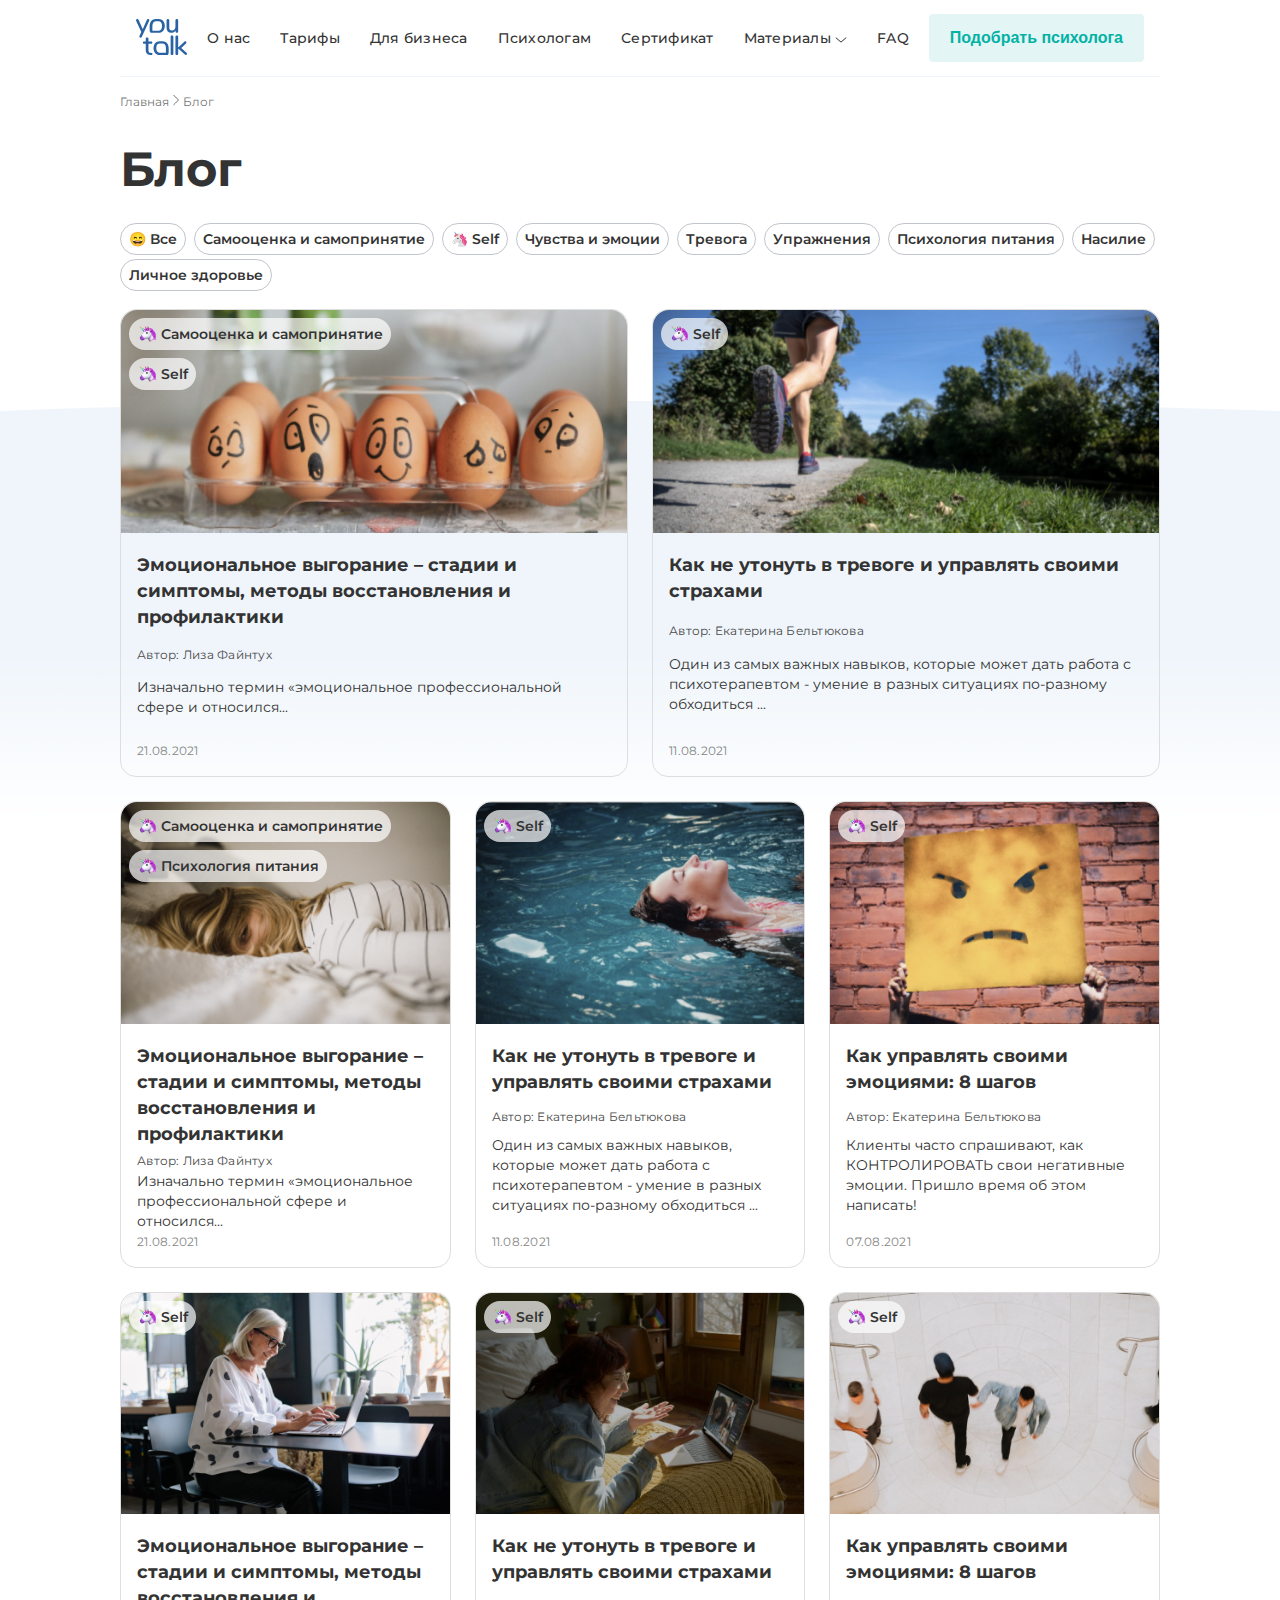
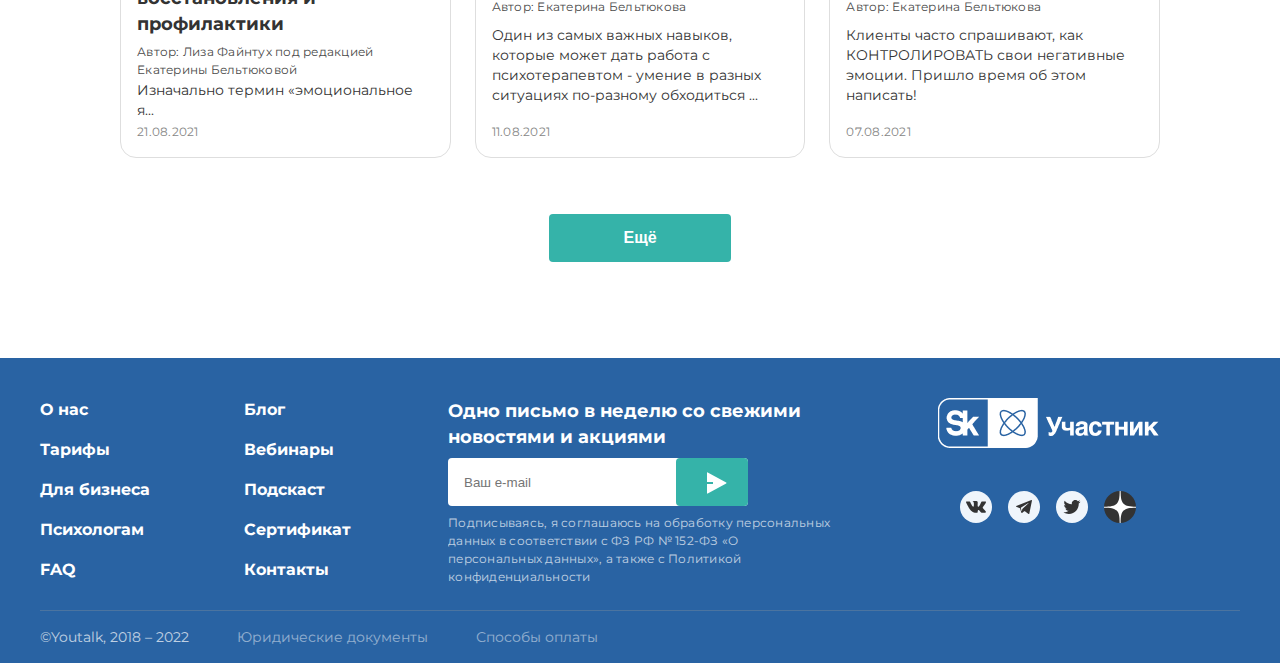
<file: index.html>
<!DOCTYPE html>
<html lang="en">
<head>
  <meta charset="UTF-8">
  <meta http-equiv="X-UA-Compatible" content="IE=edge">
  <meta name="viewport" content="width=device-width, initial-scale=1.0">
 <link rel="stylesheet" href="css/reset.css">
  <link rel="stylesheet" href="css/fonts.css">
  <link rel="stylesheet" href="css/style.css">
  <title>Психолог онлайн</title>
</head>
<body>
  <img class="background-img" src="img/background-img.png" alt="">
  <div class="wrapper">
    <header class="header">
      <div class="header-container">
        <div class="header__logo">
          <a href="#">
            <img src="img/logo.svg" alt="site logotip">
          </a>
        </div> 
        <nav class="header__nav">
          <ul class="header__links">
            <li class="header__link"><a class="header__link_text" href="#">О нас</a></li>
            <li class="header__link"><a class="header__link_text" href="#">Тарифы</a></li>
            <li class="header__link"><a class="header__link_text" href="#">Для бизнеса</a></li>
            <li class="header__link"><a class="header__link_text" href="#">Психологам</a></li>
            <li class="header__link"><a class="header__link_text" href="#">Сертификат</a></li>
            <li class="header__link">
             <a class="header__link_text" href="#">Материалы
                <img src="img/arrow-orizontal.svg" alt="arrow">
             </a>
            </li>
            <li class="header__link"><a class="header__link_text" href="#">FAQ</a></li>
          </ul>
        </nav>
        <button class="header__button">Подобрать психолога</button>
        <button class="header__burger">
          <img src="img/burger.svg" alt="burger menu"> 
        </button>
      </div>
    </header>
    <div class="navigation">
      <a class="navigation__item" href="#">Главная</a>
      <img src="img/arrow-vertical.svg" alt="">
      <a class="navigation__item" href="#">Блог</a>
    </div>
    <section class="main">
      <h1 class="blog__title">Блог</h1>
      <nav class="blog__nav">
          <ul class="blog__content">
            <li><a class="blog__content_link" href="#">&#128516; Все</a></li>
            <li><a class="blog__content_link" href="#">Самооценка и самопринятие</a></li>
            <li><a class="blog__content_link" href="#">&#x1F984; Self</a></li>
            <li><a class="blog__content_link" href="#">Чувства и эмоции</a></li>
            <li><a class="blog__content_link" href="#">Тревога</a></li>
            <li><a class="blog__content_link" href="#">Упражнения</a></li>
            <li><a class="blog__content_link" href="#">Психология питания</a></li>
            <li><a class="blog__content_link" href="#">Насилие</a></li>
            <li><a class="blog__content_link" href="#">Личное здоровье</a></li>
          </ul>
      </nav>
      <div class="blog__container">
        <div class="blog__articles">
          <div class="big-wrapper">
            <article class="blog__article">     
              <a class="article__link" href="#">
                <ul class="blog__theme">
                  <li class="blog__theme-selector"><img src="img/unicorn.svg" alt="">Самооценка и самопринятие</li>
                  <li class="blog__theme-selector"><img src="img/unicorn.svg" alt="">Self</li>
                </ul> 
                <img class="article__image" src="img/blog_large_img1.png" alt="article image  eggs">
                <div class="article__card">
                  <h4 class="article__title">Эмоциональное выгорание – стадии и симптомы, методы восстановления и профилактики</h4>
                  <p class="article__author">Автор: Лиза Файнтух</p>
                  <p class="article__text">Изначально термин «эмоциональное профессиональной сфере и относился...</p>
                  <p class="date">21.08.2021</p>
                </div>   
              </a>
            </article>
            <article class="blog__article">
              <a class="article__link" href="article.html">
                <ul class="blog__theme">
                  <li class="blog__theme-selector"><img src="img/unicorn.svg" alt="">Self</li>
                </ul> 
                <img class="article__image" src="img/blog_large_img2.png" alt="article image woman running">
                <div class="article__card">
                  <h4 class="article__title">Как не утонуть в тревоге и управлять своими страхами</h4>
                  <p class="article__author">Автор: Екатерина Бельтюкова</p>
                  <p class="article__text">Один из самых важных навыков, которые может дать работа с психотерапевтом - умение в разных ситуациях по-разному обходиться ...</p>
                  <p class="date">11.08.2021</p>
                </div>
              </a>
            </article>
          </div>
          <div class="small-wrapper">
            <article class="blog__article">
              <a class="article__link" href="#">
                <ul class="blog__theme">
                  <li class="blog__theme-selector"><img src="img/unicorn.svg" alt="">Самооценка и самопринятие</li>
                  <li class="blog__theme-selector"><img src="img/unicorn.svg" alt="">Психология питания</li>
                </ul> 
                <img class="article__image" src="img/blog_min_img1.png" alt="article image">
                <div class="article__card">
                  <h4 class="article__title">Эмоциональное выгорание – стадии и симптомы, методы восстановления и профилактики</h4>
                  <p class="article__author">Автор: Лиза Файнтух</p>
                  <p class="article__text">Изначально термин «эмоциональное профессиональной сфере и относился...</p>
                  <p class="date">21.08.2021</p>
                </div>
              </a>
            </article>
            <article class="blog__article">
              <a class="article__link" href="#">
                <ul class="blog__theme">
                  <li class="blog__theme-selector"><img src="img/unicorn.svg" alt="">Self</li>
                </ul> 
                <img class="article__image" src="img/blog_min_img2.png" alt="article image">
                <div class="article__card">
                  <h4 class="article__title">Как не утонуть в тревоге и управлять своими страхами</h4>
                  <p class="article__author">Автор: Екатерина Бельтюкова</p>
                  <p class="article__text">Один из самых важных навыков, которые может дать работа с психотерапевтом - умение в разных ситуациях по-разному обходиться ...</p>
                  <p class="date">11.08.2021</p>
                </div>
              </a>
            </article>
            <article class="blog__article">
              <a class="article__link" href="#">
                <ul class="blog__theme">
                  <li class="blog__theme-selector"><img src="img/unicorn.svg" alt="">Self</li>
                </ul> 
                <img class="article__image" src="img/blog_min_img3.png" alt="article image">
                <div class="article__card">
                  <h4 class="article__title">Как управлять своими эмоциями: 8 шагов</h4>
                  <p class="article__author">Автор: Екатерина Бельтюкова</p>
                  <p class="article__text">Клиенты часто спрашивают, как КОНТРОЛИРОВАТЬ свои негативные эмоции. Пришло время об этом написать!</p>
                  <p class="date">07.08.2021</p> 
                </div>
              </a> 
            </article>
            <article class="blog__article">
              <a class="article__link" href="#">
                <ul class="blog__theme">
                  <li class="blog__theme-selector"><img src="img/unicorn.svg" alt="">Self</li>
                </ul> 
                <img class="article__image" src="img/blog_min_img4.png" alt="article image">
                <div class="article__card">
                  <h4 class="article__title">Эмоциональное выгорание – стадии и симптомы, методы восстановления и профилактики</h4>
                  <p class="article__author">Автор: Лиза Файнтух под редакцией Екатерины Бельтюковой</p>
                  <p class="article__text">Изначально термин «эмоциональное я...</p>
                  <p class="date">21.08.2021</p>
                </div>
              </a>
            </article>
            <article class="blog__article">
              <a class="article__link" href="#">
                <ul class="blog__theme">
                  <li class="blog__theme-selector"><img src="img/unicorn.svg" alt="">Self</li>
                </ul> 
                <img class="article__image" src="img/blog_min_img5.png" alt="article image">
                <div class="article__card">
                  <h4 class="article__title">Как не утонуть в тревоге и управлять своими страхами</h4>
                  <p class="article__author">Автор: Екатерина Бельтюкова</p>
                  <p class="article__text">Один из самых важных навыков, которые может дать работа с психотерапевтом - умение в разных ситуациях по-разному обходиться ...</p>
                  <p class="date">11.08.2021</p> 
                </div>
              </a>
            </article>
            <article class="blog__article">
              <a class="article__link" href="#">
                <ul class="blog__theme">
                  <li class="blog__theme-selector"><img src="img/unicorn.svg" alt="">Self</li>
                </ul> 
                <img class="article__image" src="img/blog_min_img6.png" alt="article image">
                <div class="article__card">
                  <h4 class="article__title">Как управлять своими эмоциями: 8 шагов</h4>
                  <p class="article__author">Автор: Екатерина Бельтюкова</p>
                  <p class="article__text">Клиенты часто спрашивают, как КОНТРОЛИРОВАТЬ свои негативные эмоции. Пришло время об этом написать!</p>
                  <p class="date">07.08.2021</p>  
                </div>
              </a>
            </article>
          </div>     
        </div>
      </div>
      <div class="button-wrapper">
        <button class="button button_blog">Ещё</button>
      </div>
    </section>
  </div>   
  <footer class="footer">
    <div class="footer-wrapper">
      <div class="footer-grid">
        <div class="footer__nav">
          <ul class="footer__nav_list">
            <li><a class="footer__nav_item" href="#">О нас</a></li>
            <li><a class="footer__nav_item" href="#">Тарифы</a></li>
            <li><a class="footer__nav_item" href="#">Для бизнеса</a></li>
            <li><a class="footer__nav_item" href="#">Психологам</a></li>
            <li><a class="footer__nav_item" href="#">FAQ</a></li>
          </ul>
          <ul class="footer__nav_list">
            <li><a class="footer__nav_item" href="#">Блог</a></li>
            <li><a class="footer__nav_item" href="#">Вебинары</a></li>
            <li><a class="footer__nav_item" href="#">Подскаст</a></li>
            <li><a class="footer__nav_item" href="#">Сертификат</a></li>
            <li><a class="footer__nav_item" href="#">Контакты</a></li>
          </ul>
        </div>
        <div class="footer__subscribe">
          <h4 class="footer__subscribe_title">Одно письмо в неделю со свежими новостями и акциями</h4>
          <form class="subscription">
            <input class="footer__subscribe_mail" type="email" placeholder="Ваш e-mail">
            <button class="button footer__subscribe_button" type="button">
              <img src="img/mail-svg.svg" alt="">
            </button>
          </form>
          <p class="footer__subscribe_data">Подписываясь, я соглашаюсь на обработку персональных данных в соответствии с ФЗ РФ № 152-ФЗ «О персональных данных», а также с Политикой конфиденциальности</p>
        </div>
        <div class="footer__social">
          <a href="#">
            <img src="img/sk.png" alt="sk site logo">
          </a>
          <ul class="social__list">
            <li>
              <a href="#">
                <img src="img/VK.svg" alt="vkontakte logo">
              </a>
            </li>
            <li>
              <a href="#">
                <img src="img/Telegram.svg" alt="telegram logo">
              </a>
            </li>
            <li>
              <a href="#">
                <img src="img/twitter.svg" alt="twitter logo">
              </a>
            </li>
            <li>
              <a href="#">
                <img src="img/dzen.svg" alt="dzen logo">
              </a>
            </li>
          </ul> 
        </div>
      </div>
      <div class="footer__copy-right">
        <p>©Youtalk, 2018 – 2022</p>
        <a href="#">Юридические документы</a>
        <a href="#">Способы оплаты</a>
      </div>
    </div>
  </footer>
</body>
</html>
</file>
<file: css/fonts.css>
@font-face {
  font-family: 'Montserrat';
  src: url('../fonts/Montserrat-Medium.woff') format('woff2'),
      url('../fonts/Montserrat-Medium.woff') format('woff');
  font-weight: 500;
  font-style: normal;
  font-display: swap;
}

@font-face {
  font-family: 'Montserrat';
  src: url('../fonts/Montserrat-SemiBold.woff2') format('woff2'),
      url('../fonts/Montserrat-SemiBold.woff') format('woff');
  font-weight: 600;
  font-style: normal;
  font-display: swap;
}

@font-face {
  font-family: 'Montserrat';
  src: url('../fonts/Montserrat-Bold.woff2') format('woff2'),
      url('../fonts/Montserrat-Bold.woff') format('woff');
  font-weight: bold;
  font-style: normal;
  font-display: swap;
}

@font-face {
  font-family: 'Montserrat';
  src: url('../fonts/Montserrat-Regular.woff2') format('woff2'),
      url('../fonts/Montserrat-Regular.woff') format('woff');
  font-weight: normal;
  font-style: normal;
  font-display: swap;
}

@font-face {
  font-family: 'Open Sans';
  src: url('../fonts/OpenSans-Regular.woff2') format('woff2'),
      url('../fonts/OpenSans-Regular.woff') format('woff');
  font-weight: normal;
  font-style: normal;
  font-display: swap;
}
</file>
<file: css/style.css>
body {
  font-family: Montserrat,sans-serif;
  position: relative;
  z-index: 1;
}

.background-img {
  position: absolute;
  z-index: 0;
  width: 100%;
  padding-top: 401px;
}

.wrapper{
  max-width: 1440px;
  margin: auto;
  padding: 0 120px;
  position: relative;
  
}

*,
:after, 
:before {
  box-sizing: border-box;
}

a, button {
  cursor: pointer;
}

.header {
  border-bottom: 1px solid #EFF5FB;
  padding: 14px 16px;
}

.header-container {
  display: flex;
  flex-wrap: wrap;
  justify-content: space-between;
  align-items: center;
  margin: auto;
}

.header__nav {
  font-style: normal;
  font-weight: 500;
  font-size: 14px;
  text-align: center;
  letter-spacing: 0.25px;
  padding: 0 10px;
}

.header__links {
  display: flex;
  flex-direction: row;
  align-items: space-between;
  list-style: none;
  gap: 30px;
}

.header__link_text {
  color: #333333;
  text-decoration: none;
  transition: all 0.3s;
}

.header__link_text:hover {
  color:#03B2A5;
}

.header__button {
  background: #E3F5F5;
  font-weight: 700;
  font-size: 16px;
  color: #03B2A5;
  border: 1px solid #e3f5f5;
  border-radius: 4px;
  padding: 14px 20px;
  display: block;
  transition: all .3s;
}

.header__button:hover {
  background: #c0ecec;
}

.header__button:active {
  background: #77c4c4;
}

.header__burger {
  display: none;
  border: none;
  background: transparent;
}

.navigation {
  margin: auto;
  padding-top: 16px;
}

.navigation__item {
  color: rgba(51, 51, 51, 0.7);
  font-style: normal;
  font-weight: 400;
  font-size: 12px;
  line-height: 18px;
  text-decoration: none;
}

.navigation__item:not(:last-child):hover {
  text-decoration: underline;
  color: #2963A3;
}

.blog {
  margin: auto;
}

.blog__title {
  font-weight: 700;
  font-size: 48px;
  line-height: 56px;
  color: #333333;
  margin-bottom: 32px;
  padding-top: 30px;
 }

.blog__content {
  margin-bottom: 24px;
  display: flex;
  flex-flow: row wrap;
  gap: 1em 8px;
}

.blog__content_link {
  font-weight: 600;
  font-size: 14px;
  line-height: 20px;
  color: #333333;
  text-decoration: none;
  border: 1px solid #C1C5CD;
  border-radius: 24px;
  padding: 6px 8px;
  gap: 8px;
}

.blog__content_link:focus {
  border: 2px solid #16C8BB;
  background: #e7f7f6;
}

.big-wrapper {
  display: grid;
  grid-template-columns: repeat(auto-fit, minmax(468px, 1fr));
  grid-gap: 24px;
  margin-bottom: 24px;
}
 
.small-wrapper {
  display: grid;
  grid-template-columns: repeat(auto-fit, minmax(300px, 1fr));
  grid-gap: 24px;
}

.blog__articles {
  gap: 24px;
  margin: auto;
}

.blog__article {
 /*  gap: 8px; */
  position: relative;
  border: solid 1px #DEDEDE;
  border-radius: 16px;
  display: grid;
}

.article__link {
  text-decoration: none;
  font-style: normal;
  position: relative;
}

.article__image {
  width: 100%;
  object-fit: cover;
  border-top-left-radius: 16px;
  border-top-right-radius: 16px;
}

.article__card {
  padding: 16px;
  min-height: 240px;
  display: grid;
}

.article__title {
  font-weight: 700;
  font-size: 18px;
  line-height: 26px;
  color: #333333;
  margin-bottom: 4px;
  transition: all .2s;
}

.article__title:hover {
  color: #03B2A5;
}

.article__author {
  font-weight: 400;
  font-size: 12px;
  line-height: 18px;
  letter-spacing: 0.25px;
  color: #494949;
  margin-bottom: 0;
}

.article__text {
  font-weight: 400;
  font-size: 14px;
  line-height: 20px;
  color: #333333;
}

.date {
  font-weight: 400;
  font-size: 12px;
  line-height: 18px;
  letter-spacing: 0.25px;
  color: #868686;
  margin-top: auto;
}

.blog__theme {
  display: flex;
  flex-direction: column;
  list-style: none;
  position: absolute;
  z-index: 1;
  font-weight: 600;
  font-size: 14px;
  line-height: 20px;
  gap: 8px;
  margin: 8px;
}

 .blog__theme-selector {
  background: rgba(255, 255, 255, 0.7);
  border-radius: 24px;
  width: fit-content;
  padding: 6px 8px 6px 9px;
  font-weight: 600;
  font-size: 14px;
  line-height: 20px;
  display: flex;
  color: #333333;
  text-decoration: none;
}
 
 .blog__theme-selector img{
  padding-right: 5px;
 }

 .button {
  background: #35B3A9;
  border-radius: 4px;
  font-weight: 700;
  font-size: 16px;
  line-height: 24px;
  color: #FFFFFF;
  border: #03B2A5;
  text-align: center;
  transition: all 0.3s;
}

.button:hover {
  background: #3f8883;
}

.button:active {
  background: #0d5a55;
  border: #02948a;
}

.button-wrapper {
  text-align: center;
  padding: 56px 0 96px;
}

.button_blog {
  min-width: 182px;
  padding: 12px 72px;
}

.footer {
  padding: 40px 0px 0px;
  background: rgb(41, 99, 163);
}

.footer-wrapper {
  padding-left: 12px;
  padding-right: 12px;
  margin: 0px auto;
  max-width: 1224px;
}

.footer-grid {
  display: grid;
  grid-template-columns: repeat(auto-fit, minmax(300px, 1fr));
  gap: 24px;
  border-bottom: 1px solid rgba(157, 157, 157, 0.3);
  padding-bottom: 24px;
}

.footer__nav {
  display: grid;
  grid-template-columns: 1fr 1fr;
  gap: 24px;
}

.footer__nav_list {
  display: flex;
  flex-direction: column;
  gap: 16px;
}

.footer__nav_item {
  font-style: normal;
  font-weight: 700;
  font-size: 16px;
  line-height: 24px;
  color: #FFFFFF;
  text-decoration: none;
}

.footer__subscribe {
  display: flex;
  flex-direction: column;
  align-items: flex-start;
  gap: 8px;
}

.footer__subscribe_title {
  font-style: normal;
  font-weight: 700;
  font-size: 18px;
  line-height: 26px;
  color: #FFFFFF;
}

.subscription {
  position: relative;
  text-align: end;
  
}
.footer__subscribe_button {
  position: absolute;
  width: 72px;
  height: 48px;
  overflow: visible;
  right: 0;
  top: 0;
  padding: 13.35px 13.35px 13.35px 23px;
}

.footer__subscribe_mail {
  width: 300px;
  height: 48px;
  background: #FFFFFF;
  border: 1px solid rgba(157, 157, 157, 0.2);
  border-radius: 4px;
  border: none;
  outline: none;
  display: block;
  padding: 14px 80px 14px 16px;
}

.footer__subscribe_data {
  font-size: 12px;
  line-height: 18px;
  letter-spacing: 0.25px;
  color: #FFFFFF;
  opacity: 0.7;
  
}

.footer__social {
  display: flex;
  align-items: center;
  flex-direction: column;
  gap: 40px;
}

.social__list {
  display: flex;
  flex-direction: row;
  gap: 16px;
}

.footer__copy-right {
  display: flex;
  flex-direction: row;
  align-items: center;
  gap: 48px;
  font-size: 14px;
  line-height: 20px;
  color: #FFFFFF;
  opacity: 0.7;
  padding: 16px 0;;
}

.footer__copy-right > a {
  text-decoration: none;
  font-size: 14px;
  line-height: 20px;
  color: #FFFFFF;
  opacity: 0.7;
}

@media only screen and (max-width: 1024px) {
  .wrapper {
    padding: 0 32px;
  }
  .header__links {
    gap: 16px;
  }
  .button-wrapper {
    padding: 24px 0 59px;
  }
  .background-img {
    display: none;
  }
}

@media only screen and (max-width: 768px) {
  .wrapper {
    padding: 0 20px;
  }
  .header__links {
    display: none;
  }
  .header__button {
    display: none;
  }
  .header__burger {
    display: inline-block;
  }

 /*  .blog__content {
    display: flex;
    width: 1440px;
    } */
}

@media only screen and (max-width: 414px) {
  .big-wrapper {
    grid-template-columns: 1fr;
  }
  .small-wrapper {
    grid-template-columns: 1fr;
  }
}

@media only screen and (max-width:320px) {
  .wrapper {
    padding: 0 16px;
  }
  .footer__copy-right {
    flex-direction: column-reverse;
    gap: 8px;
    }
}


/* article */

.page__main {
  display: grid;
  grid-template-columns: 690px minmax(164px, 282px);
  gap: 24px;
  justify-content: space-between;
  padding-top: 54px;
}

.page__article {
  display: grid;
}

.page__title {
  font-weight: 700;
  font-size: 48px;
  line-height: 56px;
  color: #333333;
  padding-bottom: 16px;
}

.page__article_author {
  font-weight: 400;
  font-size: 14px;
  line-height: 20px;
  color: #494949;
}

.page__image {
  max-width: 100%;
  height: auto;
  padding: 24px 0;
}

.summary_item{
  font-weight: 500;
  font-size: 16px;
  line-height: 24px;
  text-decoration-line: underline;
  color: #333333;
  
}
.summary__items  li:nth-of-type(2),
.summary__items  li:nth-of-type(6) {
  padding-left: 32px;
}

.summary__items  li:nth-of-type(3) {
  padding-left: 56px;
}
.summary__items  li:nth-of-type(4) {
  padding-left: 72px;
}
.summary__items  li:nth-of-type(5) {
  padding-left: 88px;
}

.page__image:nth-of-type(2) {
  padding-bottom: 16px;
}

.page__image_description {
  font-weight: 400;
  font-size: 14px;
  line-height: 130%;
  letter-spacing: 0.25px;
  color: #868686;
  padding-bottom: 24px;
}

.small-title {
  font-weight: 700;
  font-size: 16px;
  line-height: 24px;      
  color: #333333;
  padding-bottom: 16px;
}

.big-title {
  font-weight: 700;
  font-size: 24px;
  line-height: 32px;
  color: #333333;
  padding: 24px 0 16px;
}

.text {
  font-weight: 500;
  font-size: 16px;
  line-height: 24px;
  color: #333333;
}

.quote {
  padding: 34px 24px 24px;
  position: relative;
  z-index: 0;
  background: #F3F7FE;
  border-radius: 16px;
  margin-top: 40px;
}

.quote2 {
  padding: 24px 104px 48px 102px;
  background: transparent;
  margin: 24px 0;
  position: relative;
  background-image: url('../img/article-img3.png');
  background-repeat: no-repeat;
  background-position: center;
}

.quote__img {
  position: absolute;
  top: 24px;
  left: 24px;
  max-width: 100%;
}

.quote__text {
  font-style: italic;
  font-weight: 400;
  font-size: 16px;
  line-height: 24px;
  color: #333333;
  position: relative;
  z-index: 1;
}

.quote__author {
  font-weight: 700;
  font-size: 16px;
  line-height: 24px;
  color: #333333;
  padding-bottom: 8px;
}

.questions {
  padding-left: 16px; 
}

.question {
  font-weight: 500;
  font-size: 16px;
  line-height: 24px;
  color: #333333;
  text-align: start;
  list-style: outside url('../img/list-style.svg');
  padding: 16px;
}

.columns {
  display: grid;
  grid-template-columns: 282px 1fr;
  gap: 24px;
  padding: 24px 0;
}

.column__image {
  max-width: 100%;
}

.practice {
  background: #FEFAEC;
  border-radius: 16px;
  padding: 24px;
  font-weight: 500;
  font-size: 16px;
  line-height: 24px;
  color: #333333;
  margin-top: 24px;
}
 
.practice-2 {
  background: #FFF3EB;
  border-radius: 16px;
  padding: 24px;
  font-weight: 500;
  font-size: 16px;
  line-height: 24px;
  color: #333333;
  margin: 24px 0;
}

.columns-2 {
  display:grid;
  grid-template-columns: 1fr 1fr;
  grid-template-rows: auto auto;
  gap: 24px;
}

.divide-img {
  margin: auto;
  padding: 24px 0;
}

.page__naigation {
  display: flex;
  flex-direction: row;
  flex-wrap: wrap;
  padding: 24px 0 48px;
}

.page__naigation_link {
  font-weight: 400;
  font-size: 14px;
  line-height: 20px;
  color: #2963A3;
  text-decoration: none;
}

@media only screen and (max-width: 1024px){
  .page__naigation {
    display: none;
  }
  .summary__items  li:nth-of-type(2),
  .summary__items  li:nth-of-type(3),
  .summary__items  li:nth-of-type(4),
  .summary__items  li:nth-of-type(5),
  .summary__items  li:nth-of-type(6) {
    display: none;
  }
  .summary__items {
    list-style: outside url('../img/list-style.svg');
    padding: 16px;
  }
}

@media only screen and (max-width: 414px) {
  .page__title {
    font-size: 32px;
    line-height: 40px;
  }
  .quote {
    padding: 16px 24px 16px;
  }
  .quote2 {
    padding: 24px 0 24px 0;
    text-align: center;
  }
  .columns {
    grid-template-columns: 1fr;
  }
  .columns-2 {
    grid-template-columns: 1fr;
  }
  .columns-2__text:nth-child(3) {
    order: 2;
  }
  .column__image:nth-child(2) {
    order: 3;
  }
  .columns-2__text:nth-child(4) {
    order: 4;
  }
}

@media only screen and (max-width:320px) {
  .page__title {
    font-size: 24px;
    line-height: 32px;
   }
}

/* aside */
.aside {
  color: #333333;
  font-style: normal;
}

.aside__app {
  background: #E6F0FD;
  border-radius: 16px;
  display: grid;
  padding: 24px;
  align-items: center;
  text-align: center;
  margin-bottom: 24px;
}

.aside__app_title {
  font-weight: 700;
  font-size: 18px;
  line-height: 24px;
  padding: 27px 0 11px;
}

.aside__app_text {
  font-weight: 400;
  font-size: 14px;
  line-height: 20px;
  padding-bottom: 24px;
}

.aside-button {
  padding: 12px 0;
}

.connect {
  display: grid;
  align-items: center;
  text-align: center;
  padding: 24px 16px 36px;
  position: relative;
  border: 1px solid #DEDEDE;
  border-radius: 16px;
  margin-bottom: 28px;
  z-index: 0;
}

.connect__image {
  width: 120px;
  border-radius: 50%;
  margin: auto;
}

.connect__metod {
  position: absolute;
  top: 19px;
  left: 16px;
  align-self: start;
  display: flex;
  flex-direction: column;
  align-items: start;
  gap: 8px;
  z-index: 1;
}

.connect__metod  a {
  text-decoration: none;
  font-weight: 500;
  font-size: 12px;
  line-height: 18px;
  letter-spacing: 0.25px;
  background: rgba(243, 244, 248, 0.7);
  border-radius: 6px;
  padding: 3px 6px;
  color: #333333;
  text-align: start;
}

.connect__name {
  font-weight: 700;
  font-size: 20px;
  line-height: 28px;
  text-align: center;
  padding-top: 16px;
}

.connect__psychologist {
  font-weight: 600;
  font-size: 16px;
  line-height: 24px;
  text-align: center;
}

.connect__about {
  font-weight: 500;
  font-size: 14px;
  line-height: 20px;
  color: #A2A7B1;
  border-bottom:  #FFFFFF;
  box-shadow: 0px 1px 0px #DEDEDE;
  padding-bottom: 16px;
}

.connect__title {
  font-weight: 700;
  font-size: 16px;
  line-height: 24px;
  padding: 16px 0 8px;
}

.connect__list {
  list-style: inside url('img/list-style.svg');
  text-align: start;
  font-weight: 400;
  font-size: 14px;
  line-height: 20px;
  padding-bottom: 20px;
}

.conect__button {
  padding: 12px 0;
}

.adv {
  position: relative;
  background: #2963A3;
  border-radius: 16px;
  margin-bottom: 42px;
}

.adv__img:first-of-type {
  position: absolute;
  top: 0;
  width: 100%;
}

.adv__img:last-of-type {
  position: absolute;
  bottom: 0;
  width: 100%;
}

.adv__text {
  position: relative;
  z-index: 1;
  font-weight: 700;
  font-size: 2em;
  line-height: 40px;
  text-align: center;
  color: #FFFFFF;
  padding: 60px 25px 160px 22px;
}

.video {
  position: relative;
  border: 1px solid #DEDEDE;
  border-radius: 24px;
  padding: 32px 54px 32px 32px;
  margin-bottom: 40px;
}

.video__title {
  font-weight: 700;
  font-size: 18px;
  line-height: 26px;
  color: #2963A3;
  padding-bottom: 16px;
}

.video__text {
  font-weight: 400;
  font-size: 14px;
  line-height: 20px;
  color: #011632;
  font-family: 'Open Sans';
}

.video__image {
  position: absolute;
  max-width: 112px;
  border-bottom-right-radius: 24px;
  bottom: 0;
  right: 0;
}

.video__price {
  font-weight: 700;
  font-size: 24px;
  line-height: 32px;
  padding: 16px 0;
  
}
.video-buton {
  padding: 12px 23px;
  margin-right: auto;
  margin-top: auto;
}

@media only screen and (max-width: 1024px) {
  .connect {
    padding: 24px;
   }
}

@media only screen and (max-width: 768px) {
  .page__main {
    display: grid;
    grid-template-columns: 1fr;
    
  }
  .aside {
    display: grid;
    grid-template-columns: repeat(auto-fit, minmax(288px, 1fr));
    gap: 16px
  }
}

.help {
  position: relative;
}

.help-wrapper {
  max-width: 1440px;
  padding: 72px 120px 76px;
  margin: auto;
  border-top: 1px solid #DEDEDE;
  position: relative;
}

.help__title {
  max-width: 384px;
  max-height: 112px;
  font-weight: 700;
  font-size: 48px;
  line-height: 56px;
  color: #333333;
}

.help__text {
  max-width: 327px;
  max-height: 52px;
  margin: 24px 0 32px;
  font-weight: 400;
  font-size: 18px;
  line-height: 26px;
  color: #333333;
}

.help__button {
  padding: 20px 24px;
  line-height: 20px;
}

.help__img {
  position: absolute;
  top: 34px;
  right: 50px;
  max-width: 450px;
}

.help__img2 {
  position: absolute;
  top: 72px;
  right: 0;
}

.help__img3 {
  top: 428px;
  width: 100%;
}

.page__background-img {
  position: absolute;
  z-index: 0;
  top: 2480px;
  right: 0;
}

@media only screen and (max-width:1024px){
  .page__background-img,
  .help__img2,
  .help__img3 {
    display: none;
  }
}

@media only screen and (max-width:768px) {
  .help-wrapper {
    max-width: 1440px;
    padding: 40px 20px 40px;
  }
  .help__title {
    font-size: 36px;
    }
  .help__img {
    display: none;
  }
}
</file>
